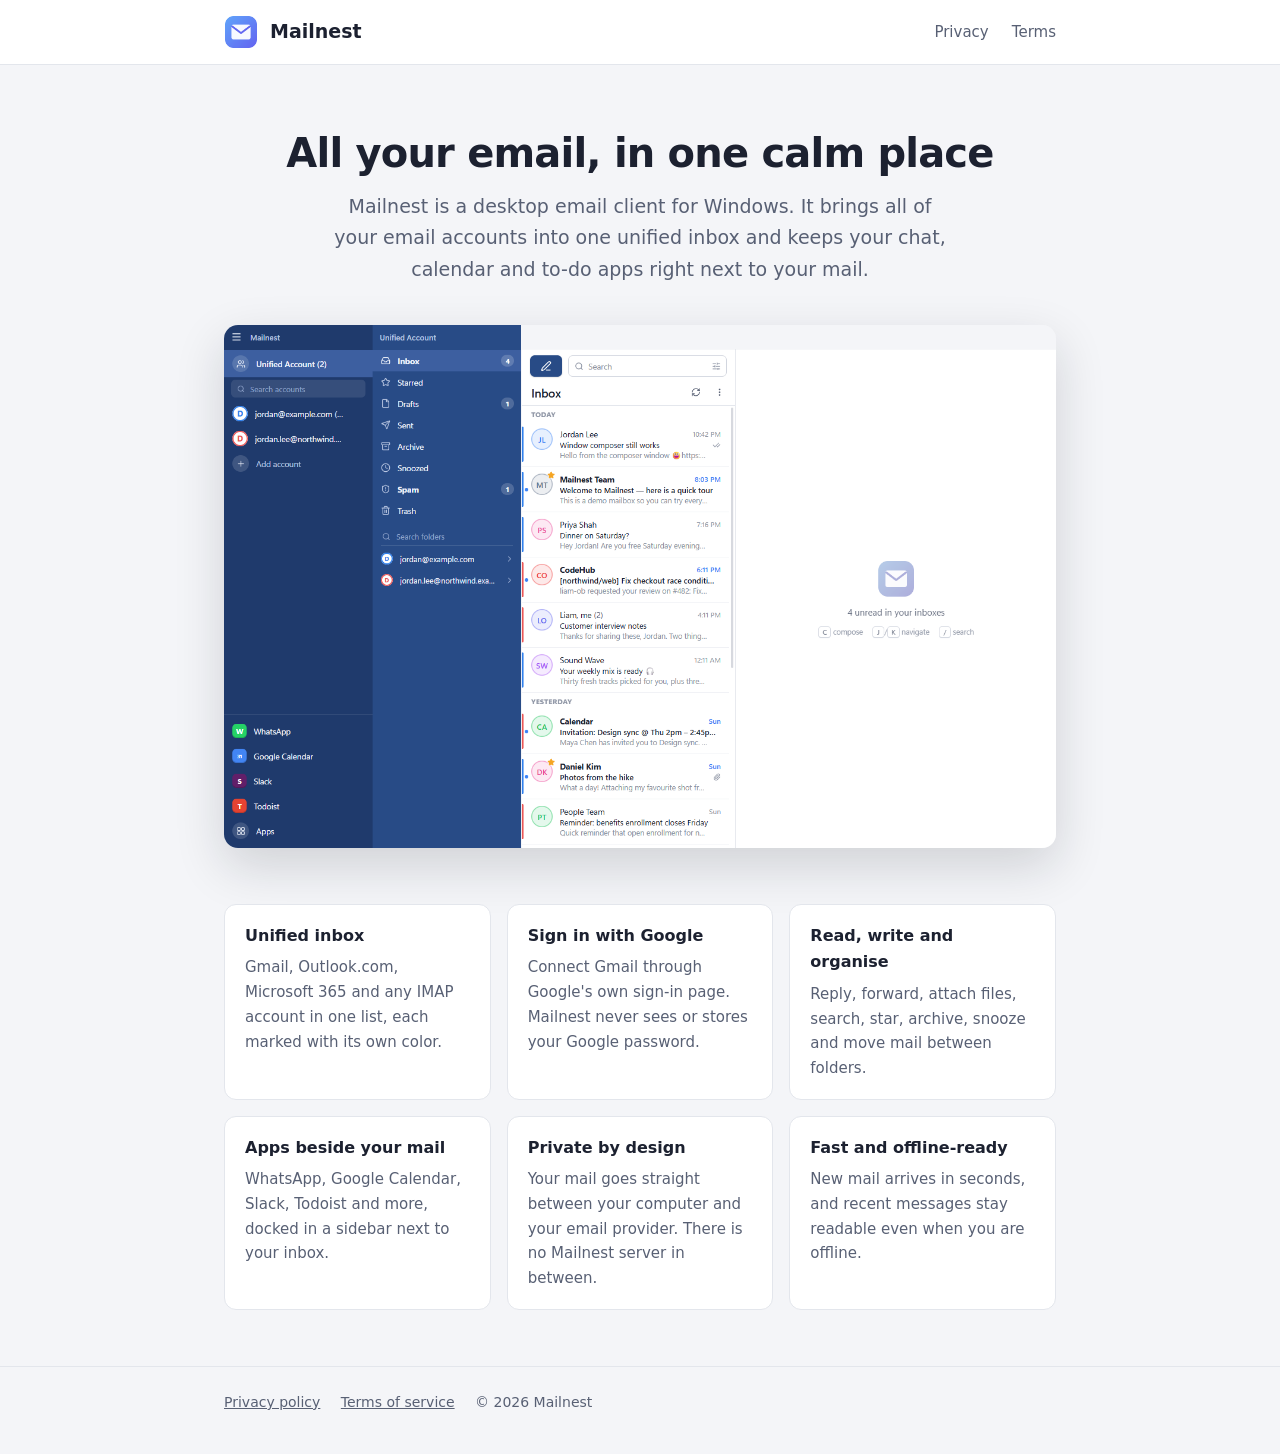
<file: index.html>
<!doctype html>
<html lang="en">
  <head>
    <meta charset="utf-8" />
    <meta name="viewport" content="width=device-width, initial-scale=1" />
    <meta name="google-site-verification" content="NXYOu6j9FBPfhg2ZIOqlfBQZU-XRg2Udi1PatfvPLFc" />
    <title>Mailnest — a unified desktop email client</title>
    <meta name="description" content="Mailnest is a desktop email client for Windows with a unified inbox for all your accounts and your favourite apps docked beside your mail." />
    <link rel="icon" href="icon.png" />
    <link rel="stylesheet" href="style.css" />
  </head>
  <body>
    <header>
      <div class="wrap bar">
        <img src="icon.png" alt="" />
        <a class="name" href="./">Mailnest</a>
        <nav>
          <a href="privacy.html">Privacy</a>
          <a href="terms.html">Terms</a>
        </nav>
      </div>
    </header>

    <main class="wrap">
      <section class="hero">
        <h1>All your email, in one calm place</h1>
        <p>
          Mailnest is a desktop email client for Windows. It brings all of your email accounts into one unified inbox and
          keeps your chat, calendar and to-do apps right next to your mail.
        </p>
      </section>

      <img class="shot" src="screenshot.png" alt="The Mailnest window showing a unified inbox and an open email" />

      <section class="features">
        <div class="card">
          <h3>Unified inbox</h3>
          <p>Gmail, Outlook.com, Microsoft 365 and any IMAP account in one list, each marked with its own color.</p>
        </div>
        <div class="card">
          <h3>Sign in with Google</h3>
          <p>Connect Gmail through Google's own sign-in page. Mailnest never sees or stores your Google password.</p>
        </div>
        <div class="card">
          <h3>Read, write and organise</h3>
          <p>Reply, forward, attach files, search, star, archive, snooze and move mail between folders.</p>
        </div>
        <div class="card">
          <h3>Apps beside your mail</h3>
          <p>WhatsApp, Google Calendar, Slack, Todoist and more, docked in a sidebar next to your inbox.</p>
        </div>
        <div class="card">
          <h3>Private by design</h3>
          <p>Your mail goes straight between your computer and your email provider. There is no Mailnest server in between.</p>
        </div>
        <div class="card">
          <h3>Fast and offline-ready</h3>
          <p>New mail arrives in seconds, and recent messages stay readable even when you are offline.</p>
        </div>
      </section>
    </main>

    <footer>
      <div class="wrap">
        <a href="privacy.html">Privacy policy</a>
        <a href="terms.html">Terms of service</a>
        <span>© 2026 Mailnest</span>
      </div>
    </footer>
  </body>
</html>
</file>
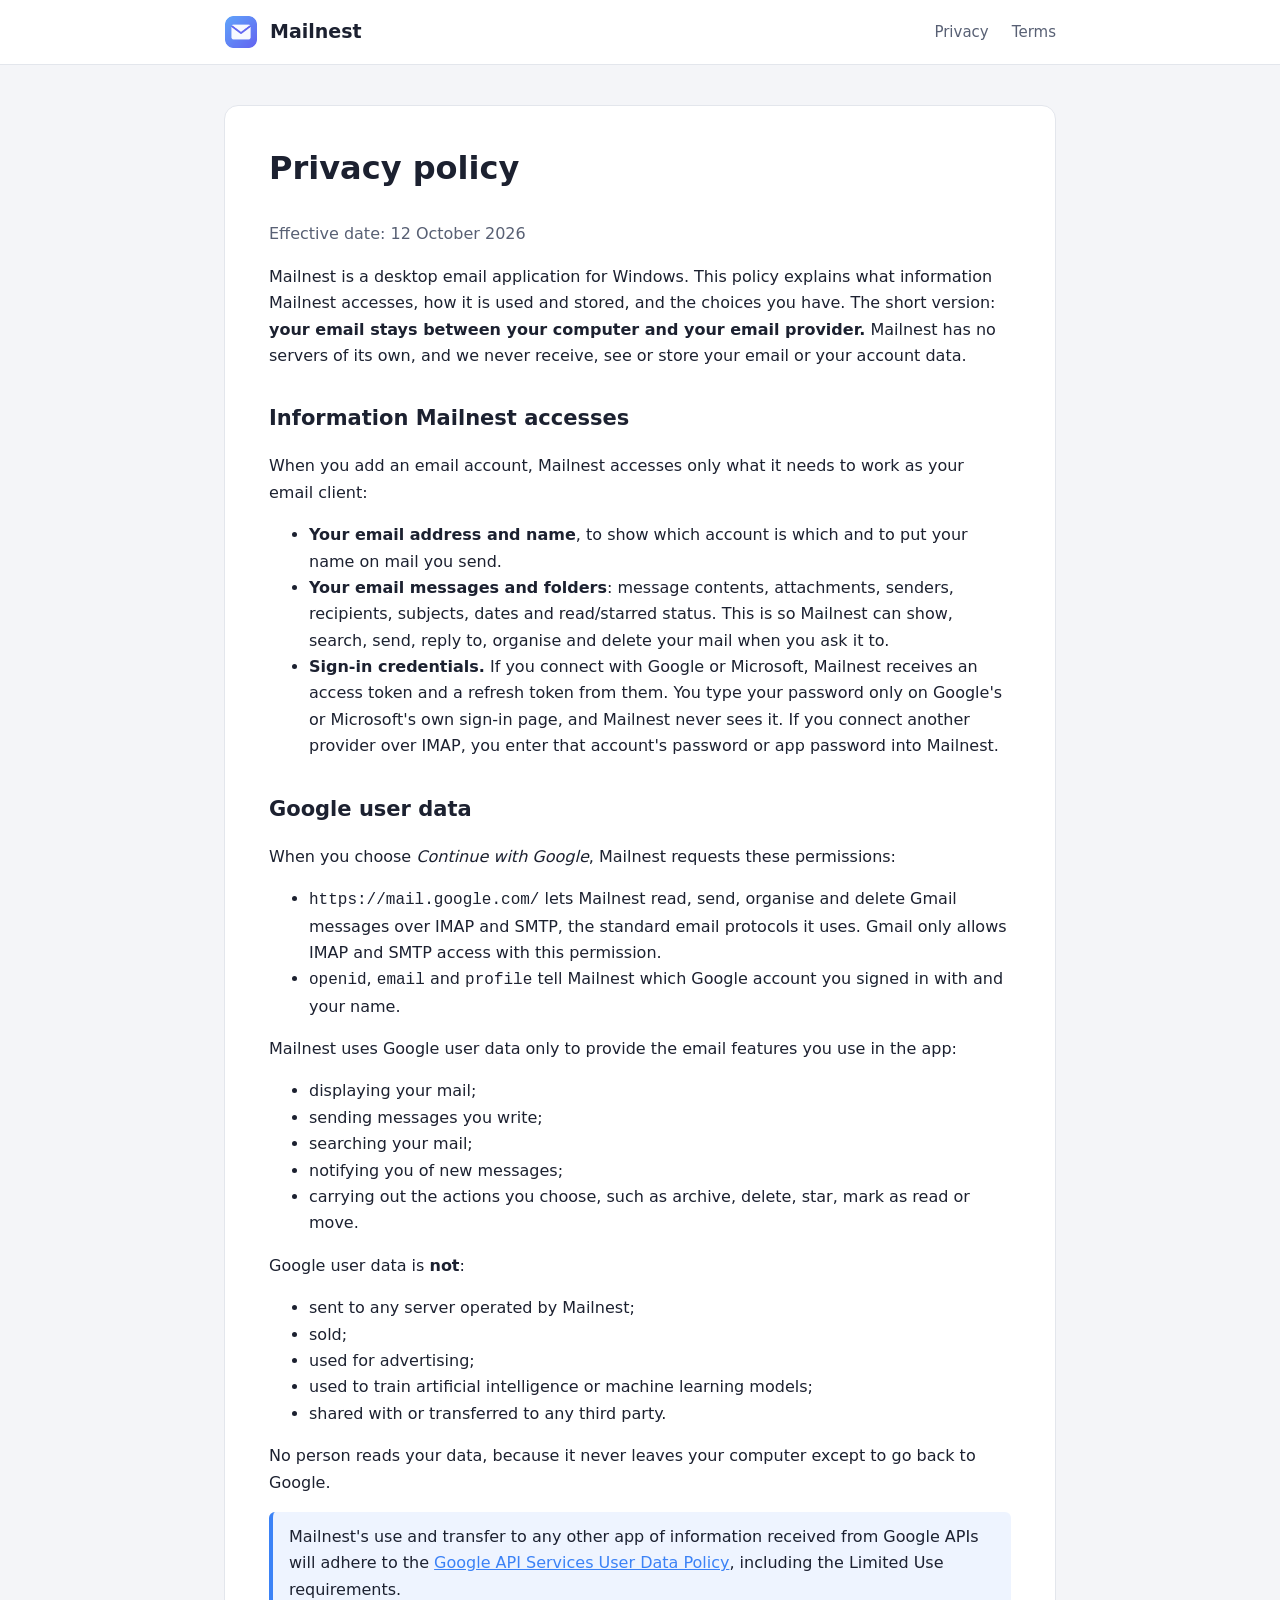
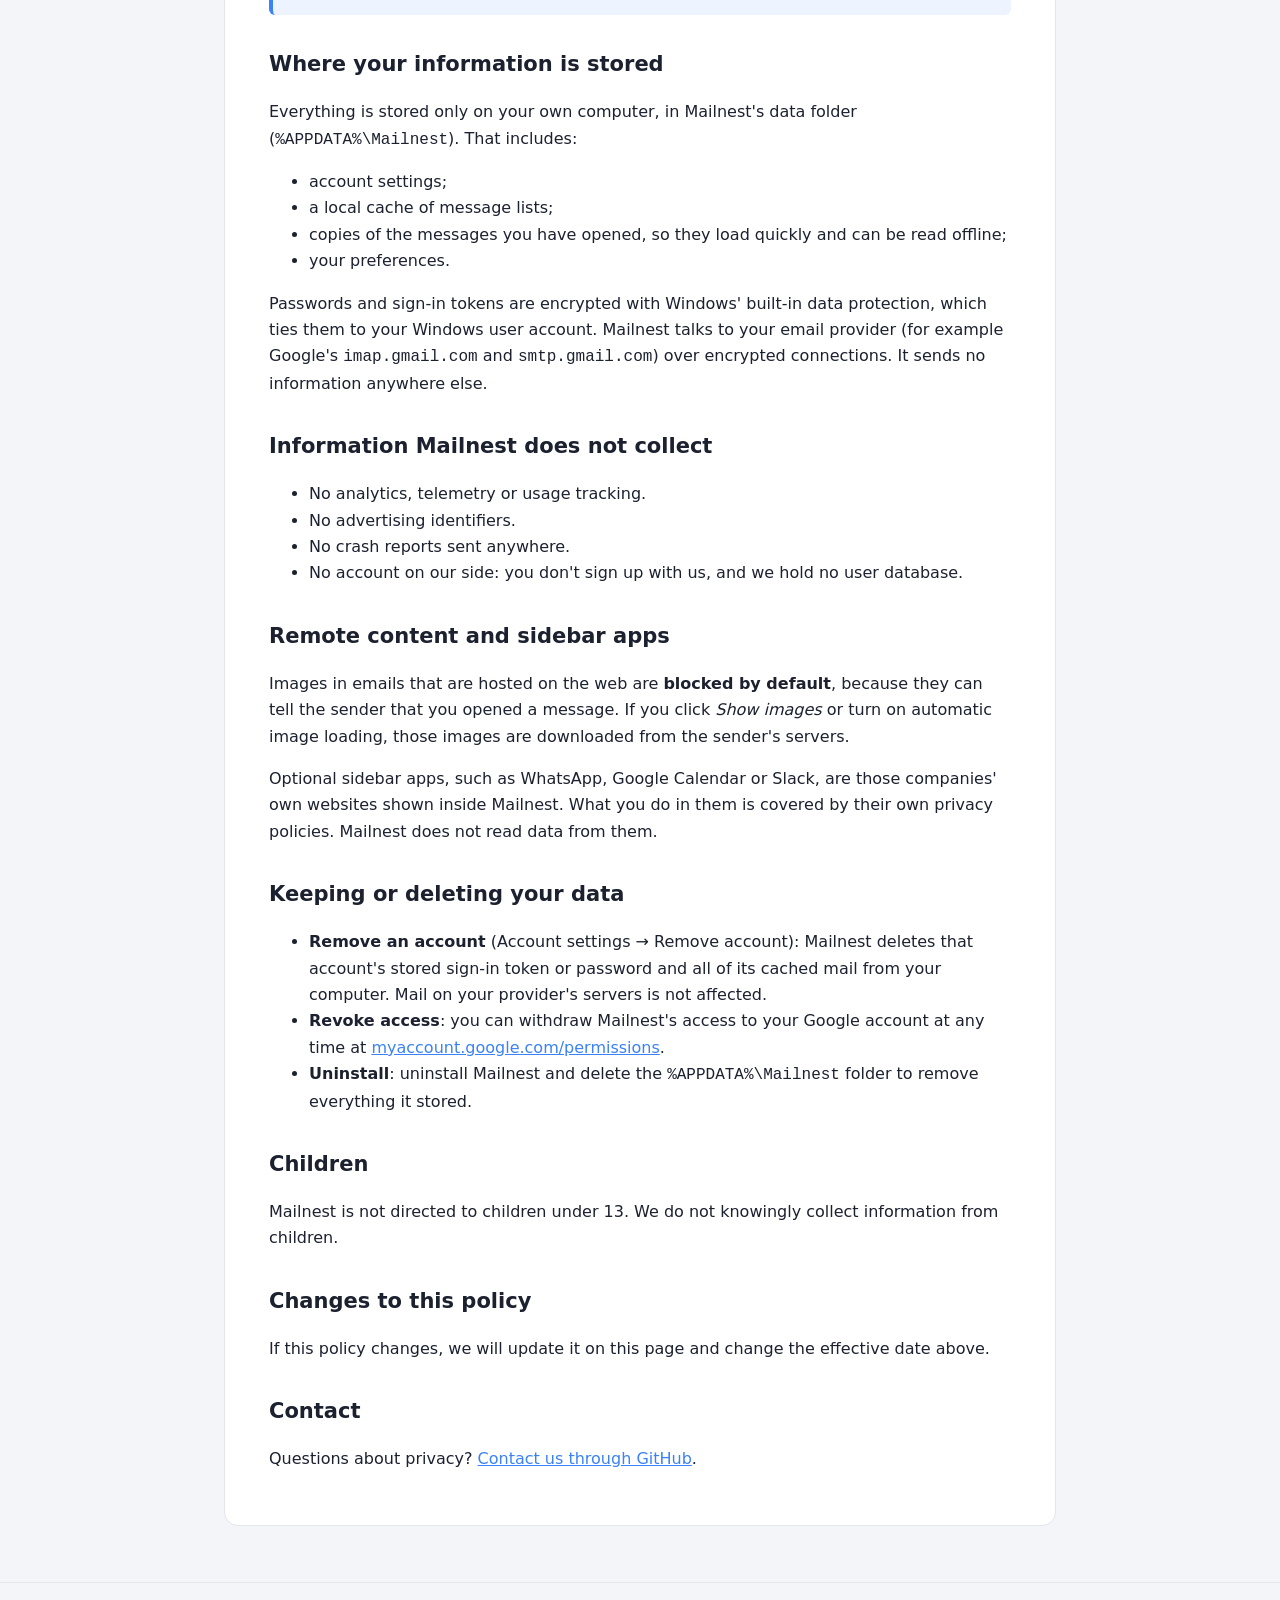
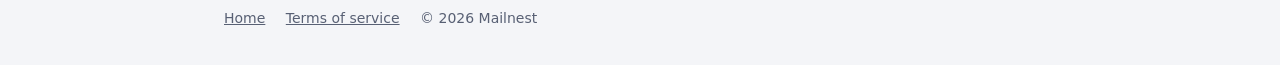
<file: privacy.html>
<!doctype html>
<html lang="en">
  <head>
    <meta charset="utf-8" />
    <meta name="viewport" content="width=device-width, initial-scale=1" />
    <title>Privacy policy — Mailnest</title>
    <link rel="icon" href="icon.png" />
    <link rel="stylesheet" href="style.css" />
  </head>
  <body>
    <header>
      <div class="wrap bar">
        <img src="icon.png" alt="" />
        <a class="name" href="./">Mailnest</a>
        <nav>
          <a href="privacy.html">Privacy</a>
          <a href="terms.html">Terms</a>
        </nav>
      </div>
    </header>

    <main class="wrap">
      <article class="doc">
        <h1>Privacy policy</h1>
        <p class="meta">Effective date: 12 October 2026</p>

        <p>
          Mailnest is a desktop email application for Windows. This policy explains what information Mailnest accesses, how it
          is used and stored, and the choices you have. The short version: <strong>your email stays between your computer and
          your email provider.</strong> Mailnest has no servers of its own, and we never receive, see or store your email or your
          account data.
        </p>

        <h2>Information Mailnest accesses</h2>
        <p>When you add an email account, Mailnest accesses only what it needs to work as your email client:</p>
        <ul>
          <li><strong>Your email address and name</strong>, to show which account is which and to put your name on mail you send.</li>
          <li>
            <strong>Your email messages and folders</strong>: message contents, attachments, senders, recipients, subjects, dates
            and read/starred status. This is so Mailnest can show, search, send, reply to, organise and delete your mail when you
            ask it to.
          </li>
          <li>
            <strong>Sign-in credentials.</strong> If you connect with Google or Microsoft, Mailnest receives an access token and a
            refresh token from them. You type your password only on Google's or Microsoft's own sign-in page, and Mailnest never
            sees it. If you connect another provider over IMAP, you enter that account's password or app password into Mailnest.
          </li>
        </ul>

        <h2>Google user data</h2>
        <p>When you choose <em>Continue with Google</em>, Mailnest requests these permissions:</p>
        <ul>
          <li>
            <code>https://mail.google.com/</code> lets Mailnest read, send, organise and delete Gmail messages over IMAP and SMTP,
            the standard email protocols it uses. Gmail only allows IMAP and SMTP access with this permission.
          </li>
          <li><code>openid</code>, <code>email</code> and <code>profile</code> tell Mailnest which Google account you signed in with and your name.</li>
        </ul>
        <p>Mailnest uses Google user data only to provide the email features you use in the app:</p>
        <ul>
          <li>displaying your mail;</li>
          <li>sending messages you write;</li>
          <li>searching your mail;</li>
          <li>notifying you of new messages;</li>
          <li>carrying out the actions you choose, such as archive, delete, star, mark as read or move.</li>
        </ul>
        <p>Google user data is <strong>not</strong>:</p>
        <ul>
          <li>sent to any server operated by Mailnest;</li>
          <li>sold;</li>
          <li>used for advertising;</li>
          <li>used to train artificial intelligence or machine learning models;</li>
          <li>shared with or transferred to any third party.</li>
        </ul>
        <p>No person reads your data, because it never leaves your computer except to go back to Google.</p>
        <p class="callout">
          Mailnest's use and transfer to any other app of information received from Google APIs will adhere to the
          <a href="https://developers.google.com/terms/api-services-user-data-policy">Google API Services User Data Policy</a>,
          including the Limited Use requirements.
        </p>

        <h2>Where your information is stored</h2>
        <p>
          Everything is stored only on your own computer, in Mailnest's data folder (<code>%APPDATA%\Mailnest</code>). That
          includes:
        </p>
        <ul>
          <li>account settings;</li>
          <li>a local cache of message lists;</li>
          <li>copies of the messages you have opened, so they load quickly and can be read offline;</li>
          <li>your preferences.</li>
        </ul>
        <p>
          Passwords and sign-in tokens are encrypted with Windows' built-in data protection, which ties them to your Windows user
          account. Mailnest talks to your email provider (for example Google's <code>imap.gmail.com</code> and
          <code>smtp.gmail.com</code>) over encrypted connections. It sends no information anywhere else.
        </p>

        <h2>Information Mailnest does not collect</h2>
        <ul>
          <li>No analytics, telemetry or usage tracking.</li>
          <li>No advertising identifiers.</li>
          <li>No crash reports sent anywhere.</li>
          <li>No account on our side: you don't sign up with us, and we hold no user database.</li>
        </ul>

        <h2>Remote content and sidebar apps</h2>
        <p>
          Images in emails that are hosted on the web are <strong>blocked by default</strong>, because they can tell the sender
          that you opened a message. If you click <em>Show images</em> or turn on automatic image loading, those images are
          downloaded from the sender's servers.
        </p>
        <p>
          Optional sidebar apps, such as WhatsApp, Google Calendar or Slack, are those companies' own websites shown inside
          Mailnest. What you do in them is covered by their own privacy policies. Mailnest does not read data from them.
        </p>

        <h2>Keeping or deleting your data</h2>
        <ul>
          <li>
            <strong>Remove an account</strong> (Account settings → Remove account): Mailnest deletes that account's stored
            sign-in token or password and all of its cached mail from your computer. Mail on your provider's servers is not
            affected.
          </li>
          <li>
            <strong>Revoke access</strong>: you can withdraw Mailnest's access to your Google account at any time at
            <a href="https://myaccount.google.com/permissions">myaccount.google.com/permissions</a>.
          </li>
          <li>
            <strong>Uninstall</strong>: uninstall Mailnest and delete the <code>%APPDATA%\Mailnest</code> folder to remove
            everything it stored.
          </li>
        </ul>

        <h2>Children</h2>
        <p>Mailnest is not directed to children under 13. We do not knowingly collect information from children.</p>

        <h2>Changes to this policy</h2>
        <p>If this policy changes, we will update it on this page and change the effective date above.</p>

        <h2>Contact</h2>
        <p>
          Questions about privacy?
          <a href="https://github.com/mateus93101/mateus93101.github.io/issues">Contact us through GitHub</a>.
        </p>
      </article>
    </main>

    <footer>
      <div class="wrap">
        <a href="./">Home</a>
        <a href="terms.html">Terms of service</a>
        <span>© 2026 Mailnest</span>
      </div>
    </footer>
  </body>
</html>
</file>
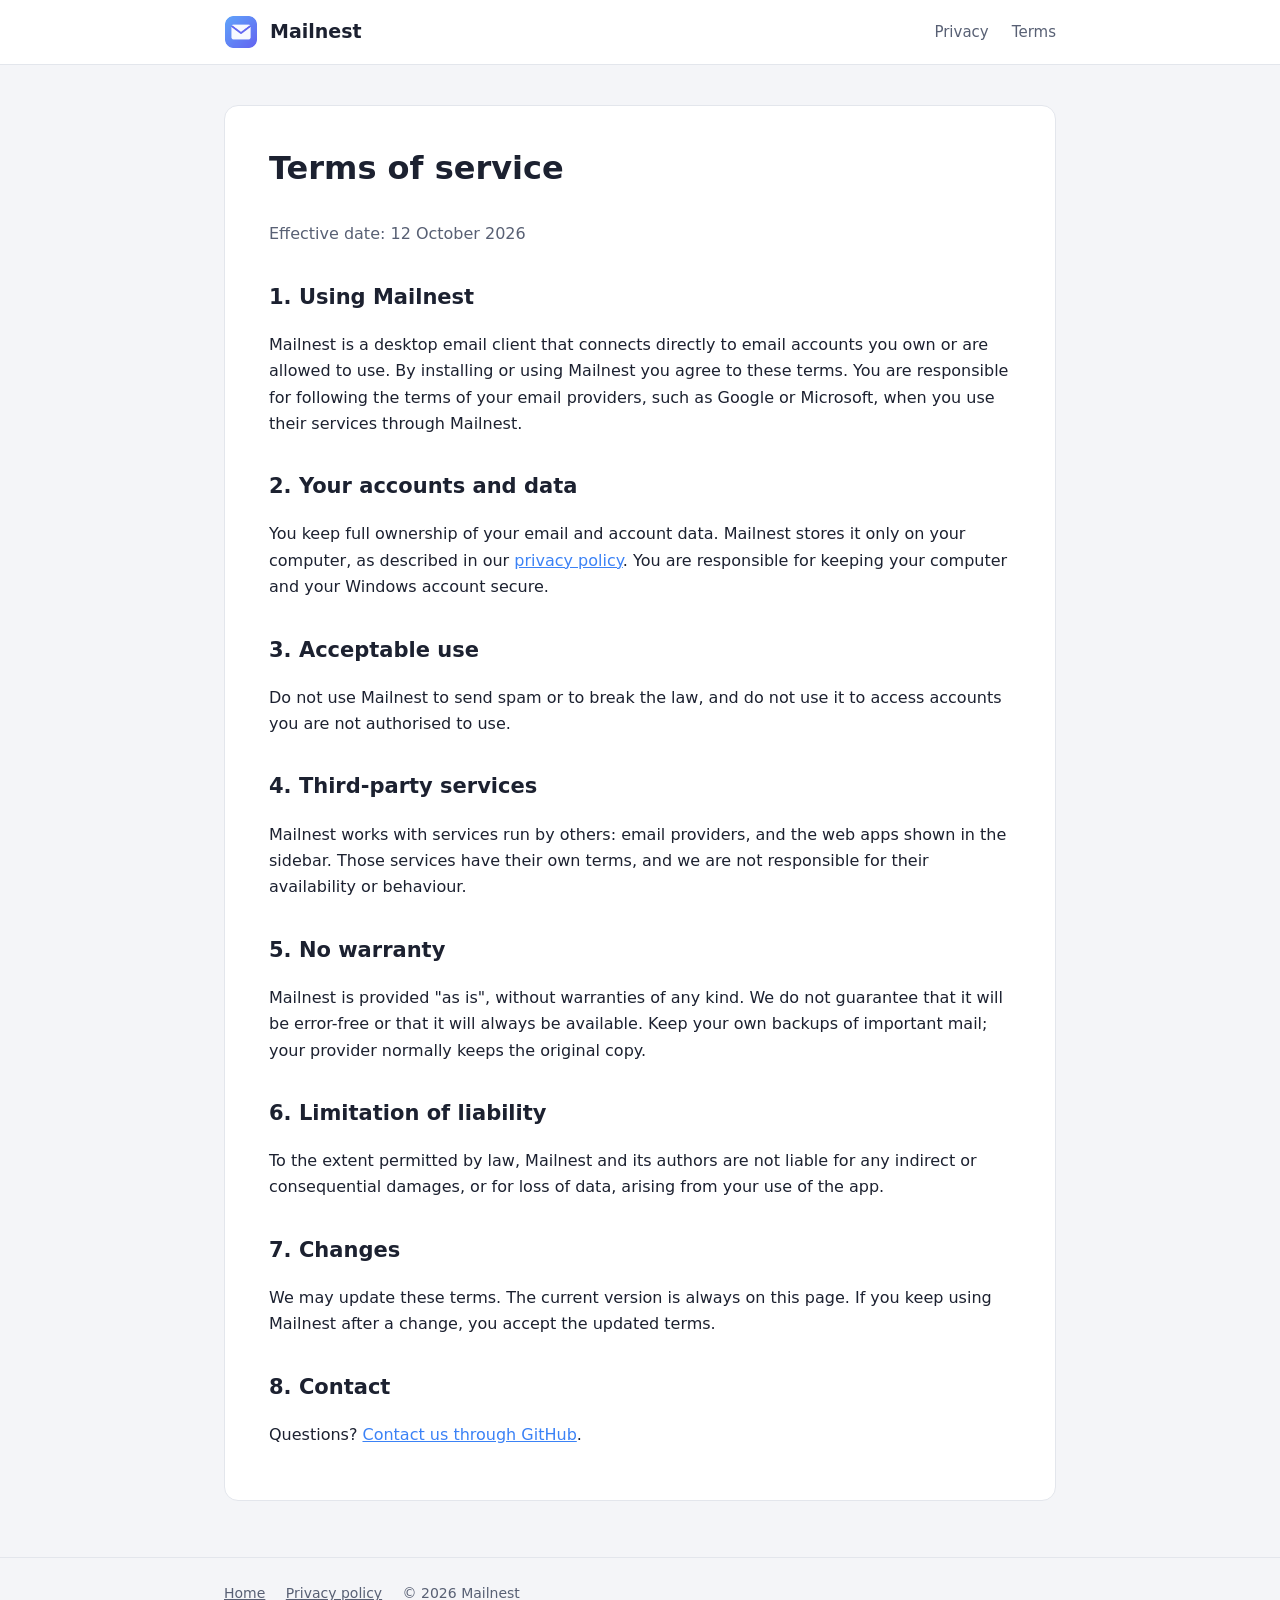
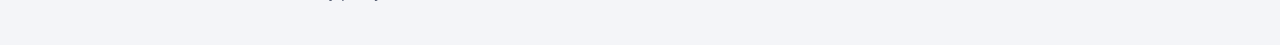
<file: terms.html>
<!doctype html>
<html lang="en">
  <head>
    <meta charset="utf-8" />
    <meta name="viewport" content="width=device-width, initial-scale=1" />
    <title>Terms of service — Mailnest</title>
    <link rel="icon" href="icon.png" />
    <link rel="stylesheet" href="style.css" />
  </head>
  <body>
    <header>
      <div class="wrap bar">
        <img src="icon.png" alt="" />
        <a class="name" href="./">Mailnest</a>
        <nav>
          <a href="privacy.html">Privacy</a>
          <a href="terms.html">Terms</a>
        </nav>
      </div>
    </header>

    <main class="wrap">
      <article class="doc">
        <h1>Terms of service</h1>
        <p class="meta">Effective date: 12 October 2026</p>

        <h2>1. Using Mailnest</h2>
        <p>
          Mailnest is a desktop email client that connects directly to email accounts you own or are allowed to use. By
          installing or using Mailnest you agree to these terms. You are responsible for following the terms of your email
          providers, such as Google or Microsoft, when you use their services through Mailnest.
        </p>

        <h2>2. Your accounts and data</h2>
        <p>
          You keep full ownership of your email and account data. Mailnest stores it only on your computer, as described in our
          <a href="privacy.html">privacy policy</a>. You are responsible for keeping your computer and your Windows account
          secure.
        </p>

        <h2>3. Acceptable use</h2>
        <p>
          Do not use Mailnest to send spam or to break the law, and do not use it to access accounts you are not authorised to
          use.
        </p>

        <h2>4. Third-party services</h2>
        <p>
          Mailnest works with services run by others: email providers, and the web apps shown in the sidebar. Those services
          have their own terms, and we are not responsible for their availability or behaviour.
        </p>

        <h2>5. No warranty</h2>
        <p>
          Mailnest is provided "as is", without warranties of any kind. We do not guarantee that it will be error-free or that
          it will always be available. Keep your own backups of important mail; your provider normally keeps the original copy.
        </p>

        <h2>6. Limitation of liability</h2>
        <p>
          To the extent permitted by law, Mailnest and its authors are not liable for any indirect or consequential damages, or
          for loss of data, arising from your use of the app.
        </p>

        <h2>7. Changes</h2>
        <p>
          We may update these terms. The current version is always on this page. If you keep using Mailnest after a change, you
          accept the updated terms.
        </p>

        <h2>8. Contact</h2>
        <p>Questions? <a href="https://github.com/mateus93101/mateus93101.github.io/issues">Contact us through GitHub</a>.</p>
      </article>
    </main>

    <footer>
      <div class="wrap">
        <a href="./">Home</a>
        <a href="privacy.html">Privacy policy</a>
        <span>© 2026 Mailnest</span>
      </div>
    </footer>
  </body>
</html>
</file>
<file: style.css>
:root {
  --accent: #3b82f6;
  --text: #1c2130;
  --text-2: #586074;
  --bg: #f4f5f8;
  --surface: #ffffff;
  --border: #e3e6ec;
}
* {
  box-sizing: border-box;
}
body {
  margin: 0;
  font: 16px/1.65 'Segoe UI', system-ui, -apple-system, sans-serif;
  color: var(--text);
  background: var(--bg);
}
a {
  color: var(--accent);
}
header {
  background: var(--surface);
  border-bottom: 1px solid var(--border);
}
.wrap {
  max-width: 880px;
  margin: 0 auto;
  padding: 0 24px;
}
.bar {
  display: flex;
  align-items: center;
  gap: 12px;
  height: 64px;
}
.bar img {
  width: 34px;
  height: 34px;
}
.bar .name {
  font-weight: 700;
  font-size: 19px;
  color: var(--text);
  text-decoration: none;
  flex: 1;
}
.bar nav a {
  margin-left: 18px;
  color: var(--text-2);
  text-decoration: none;
  font-size: 15px;
}
.bar nav a:hover {
  color: var(--text);
}
.hero {
  text-align: center;
  padding: 64px 0 40px;
}
.hero h1 {
  font-size: 40px;
  line-height: 1.2;
  margin: 0 0 14px;
  letter-spacing: -0.02em;
}
.hero p {
  font-size: 19px;
  color: var(--text-2);
  margin: 0 auto;
  max-width: 620px;
}
.shot {
  display: block;
  width: 100%;
  border-radius: 14px;
  box-shadow: 0 18px 50px rgba(16, 24, 40, 0.16);
  margin: 0 0 56px;
}
.features {
  display: grid;
  grid-template-columns: repeat(auto-fit, minmax(240px, 1fr));
  gap: 16px;
  margin-bottom: 56px;
}
.card {
  background: var(--surface);
  border: 1px solid var(--border);
  border-radius: 12px;
  padding: 18px 20px;
}
.card h3 {
  margin: 0 0 6px;
  font-size: 16px;
}
.card p {
  margin: 0;
  color: var(--text-2);
  font-size: 15px;
}
.doc {
  background: var(--surface);
  border: 1px solid var(--border);
  border-radius: 14px;
  padding: 36px 44px;
  margin: 40px auto 56px;
}
.doc h1 {
  margin-top: 0;
  font-size: 32px;
}
.doc h2 {
  font-size: 21px;
  margin-top: 32px;
}
.doc .meta {
  color: var(--text-2);
}
.callout {
  background: #eef4ff;
  border-left: 4px solid var(--accent);
  padding: 12px 16px;
  border-radius: 6px;
}
footer {
  border-top: 1px solid var(--border);
  padding: 24px 0 40px;
  color: var(--text-2);
  font-size: 14px;
}
footer a {
  color: var(--text-2);
  margin-right: 16px;
}
@media (max-width: 600px) {
  .hero h1 {
    font-size: 30px;
  }
  .doc {
    padding: 24px 20px;
  }
  .bar nav a {
    margin-left: 10px;
  }
}
</file>
